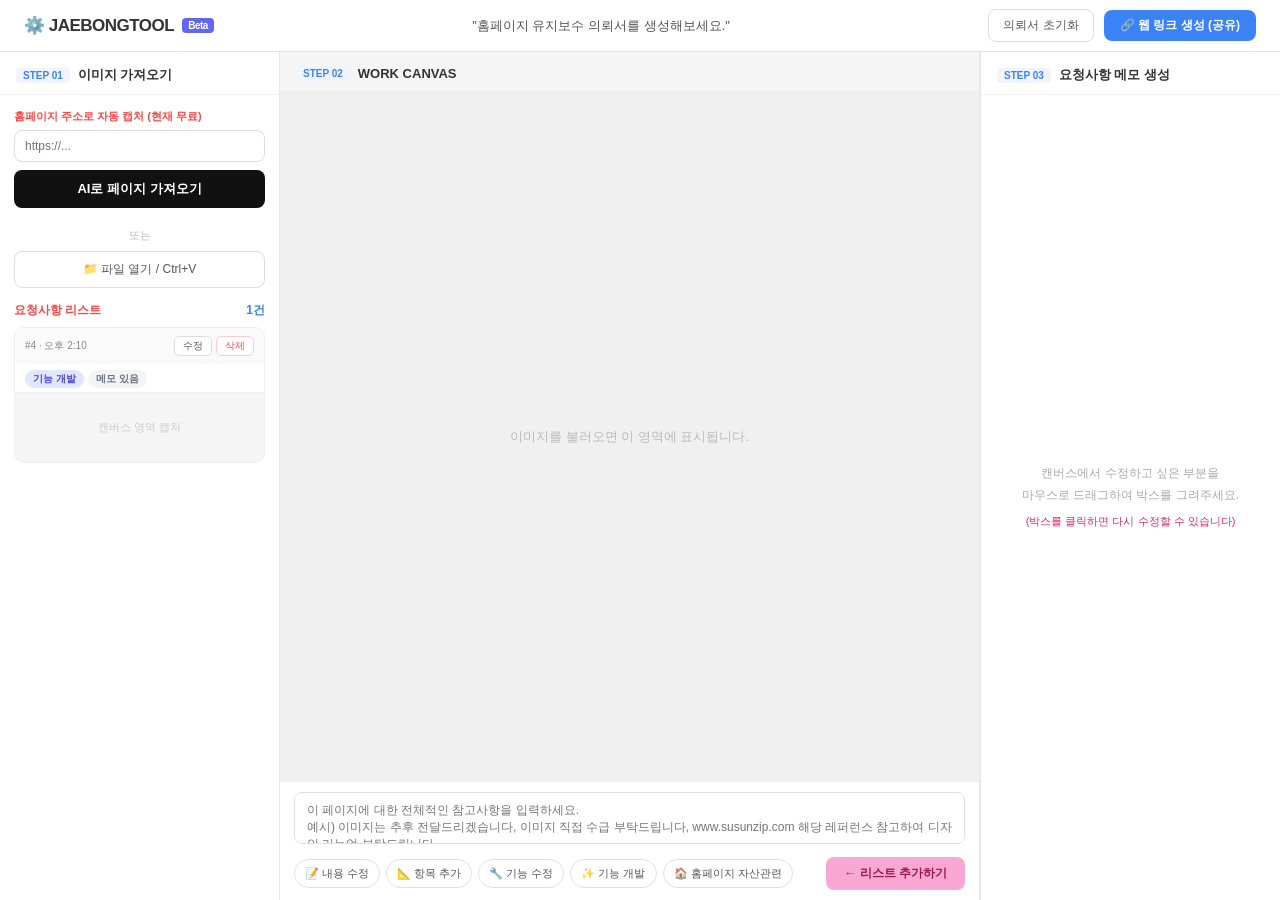
<file: bak/jaebong-asset-prototype.html>
<!DOCTYPE html>
<html lang="ko">
<head>
  <meta charset="UTF-8" />
  <meta name="viewport" content="width=device-width, initial-scale=1.0" />
  <title>JAEBONGTOOL – 홈페이지 자산관련 기능 프로토타입</title>
  <style>
    * { box-sizing: border-box; margin: 0; padding: 0; }
    body { font-family: 'Apple SD Gothic Neo', 'Noto Sans KR', sans-serif; background: #f5f5f5; font-size: 13px; color: #333; }

    /* ── Header ── */
    header {
      display: flex; align-items: center; justify-content: space-between;
      padding: 0 24px; height: 52px;
      background: #fff; border-bottom: 1px solid #e5e5e5;
      position: sticky; top: 0; z-index: 100;
    }
    .logo { display: flex; align-items: center; gap: 8px; font-weight: 800; font-size: 17px; letter-spacing: -0.5px; }
    .logo-badge { font-size: 10px; background: #6366f1; color: #fff; padding: 2px 6px; border-radius: 4px; font-weight: 600; }
    .header-center { font-size: 13px; color: #555; font-weight: 500; }
    .header-actions { display: flex; gap: 10px; align-items: center; }
    .btn-reset { padding: 7px 14px; border: 1px solid #ddd; border-radius: 8px; background: #fff; cursor: pointer; font-size: 12px; color: #555; }
    .btn-share { padding: 7px 16px; border-radius: 8px; background: #3b82f6; color: #fff; border: none; cursor: pointer; font-size: 12px; font-weight: 600; }

    /* ── Main Grid ── */
    .main { display: grid; grid-template-columns: 280px 1fr 300px; gap: 0; height: calc(100vh - 52px); overflow: hidden; }

    /* ── Panel Base ── */
    .panel { background: #fff; border-right: 1px solid #e8e8e8; display: flex; flex-direction: column; overflow: hidden; }
    .panel-last { border-right: none; border-left: 1px solid #e8e8e8; }
    .step-label { display: flex; align-items: center; gap: 8px; padding: 14px 16px 10px; border-bottom: 1px solid #f0f0f0; }
    .step-badge { background: #f0f4ff; color: #3b82f6; font-size: 10px; font-weight: 700; padding: 2px 7px; border-radius: 4px; }
    .step-title { font-weight: 700; font-size: 13px; }

    /* ── STEP 01 ── */
    .step1-body { padding: 14px 14px 0; flex: 1; overflow-y: auto; }
    .section-label { font-size: 11px; color: #f44; font-weight: 700; margin-bottom: 6px; }
    .url-input { width: 100%; padding: 8px 10px; border: 1px solid #ddd; border-radius: 8px; font-size: 12px; color: #999; margin-bottom: 8px; outline: none; }
    .url-input:focus { border-color: #3b82f6; }
    .btn-ai { width: 100%; padding: 10px; background: #111; color: #fff; border: none; border-radius: 8px; font-size: 13px; font-weight: 600; cursor: pointer; margin-bottom: 12px; }
    .btn-ai:hover { background: #333; }
    .divider { text-align: center; color: #bbb; font-size: 11px; margin: 8px 0; }
    .btn-file { width: 100%; padding: 9px; border: 1px solid #ddd; border-radius: 8px; background: #fff; font-size: 12px; cursor: pointer; color: #555; }
    .btn-file:hover { background: #f8f8f8; }
    .list-header { display: flex; justify-content: space-between; align-items: center; margin: 14px 0 8px; }
    .list-title { font-size: 12px; font-weight: 700; color: #f44; }
    .list-count { font-size: 12px; font-weight: 700; color: #3b82f6; }
    .request-list { display: flex; flex-direction: column; gap: 8px; padding-bottom: 14px; }
    .req-card { border: 1px solid #eee; border-radius: 10px; overflow: hidden; cursor: pointer; transition: box-shadow .15s; }
    .req-card:hover { box-shadow: 0 2px 8px rgba(0,0,0,.08); }
    .req-card-header { display: flex; justify-content: space-between; align-items: center; padding: 8px 10px; background: #fafafa; }
    .req-meta { font-size: 10px; color: #888; }
    .req-actions { display: flex; gap: 4px; }
    .btn-sm { padding: 2px 8px; border-radius: 5px; font-size: 10px; border: 1px solid #ddd; background: #fff; cursor: pointer; color: #555; }
    .btn-sm.del { color: #f44; border-color: #fcc; }
    .req-tags { display: flex; gap: 4px; flex-wrap: wrap; padding: 6px 10px 4px; }
    .tag { padding: 2px 8px; border-radius: 12px; font-size: 10px; font-weight: 600; }
    .tag-dev { background: #e0e7ff; color: #4f46e5; }
    .tag-fix { background: #fef3c7; color: #d97706; }
    .tag-content { background: #dcfce7; color: #16a34a; }
    .tag-asset { background: #fce7f3; color: #db2777; }
    .tag-memo { background: #f3f4f6; color: #6b7280; }
    .tag-img { background: #ffe4e6; color: #e11d48; }
    .req-thumb { width: 100%; height: 70px; object-fit: cover; object-position: top; border-top: 1px solid #f0f0f0; }
    .req-thumb-placeholder { width: 100%; height: 70px; background: #f5f5f5; display: flex; align-items: center; justify-content: center; color: #ccc; font-size: 11px; border-top: 1px solid #f0f0f0; }
    .req-asset-preview { padding: 6px 10px 8px; font-size: 10px; color: #666; line-height: 1.5; }
    .req-asset-item { display: flex; align-items: center; gap: 4px; margin-bottom: 2px; }
    .req-asset-dot { width: 5px; height: 5px; border-radius: 50%; background: #db2777; flex-shrink: 0; }

    /* ── STEP 02 ── */
    .step2 { border-right: 1px solid #e8e8e8; display: flex; flex-direction: column; }
    .canvas-area { flex: 1; position: relative; background: #f0f0f0; overflow: hidden; }
    .canvas-empty { display: flex; align-items: center; justify-content: center; height: 100%; color: #bbb; font-size: 13px; }
    .canvas-img { width: 100%; height: 100%; object-fit: contain; }
    /* selection overlay */
    .sel-box { position: absolute; border: 2px solid #3b82f6; background: rgba(59,130,246,.12); border-radius: 3px; pointer-events: none; display: none; }
    .sel-box.asset { border-color: #db2777; background: rgba(219,39,119,.1); }

    /* ── Canvas bottom bar ── */
    .canvas-bottom { padding: 10px 14px; background: #fff; border-top: 1px solid #eee; }
    .memo-input { width: 100%; padding: 9px 12px; border: 1px solid #e0e0e0; border-radius: 8px; font-size: 12px; color: #999; margin-bottom: 10px; resize: none; height: 52px; outline: none; font-family: inherit; }
    .memo-input:focus { border-color: #3b82f6; color: #333; }
    .category-bar { display: flex; align-items: center; justify-content: space-between; }
    .category-btns { display: flex; gap: 6px; flex-wrap: wrap; }
    .cat-btn {
      padding: 6px 10px; border-radius: 20px; border: 1px solid #e0e0e0;
      background: #fff; font-size: 11px; cursor: pointer; color: #555;
      display: flex; align-items: center; gap: 4px;
      transition: all .15s;
    }
    .cat-btn:hover { background: #f8f8f8; border-color: #ccc; }
    .cat-btn.active { background: #fce7f3; border-color: #db2777; color: #db2777; font-weight: 700; }
    .cat-btn.cat-content.active { background: #dcfce7; border-color: #16a34a; color: #16a34a; }
    .cat-btn.cat-add.active { background: #e0e7ff; border-color: #4f46e5; color: #4f46e5; }
    .cat-btn.cat-fix.active { background: #fef3c7; border-color: #d97706; color: #d97706; }
    .cat-btn.cat-dev.active { background: #ede9fe; border-color: #7c3aed; color: #7c3aed; }
    .btn-add-list {
      padding: 8px 18px; background: #f9a8d4; color: #9d174d;
      border: none; border-radius: 8px; font-size: 12px; font-weight: 700;
      cursor: pointer; white-space: nowrap; transition: background .15s;
    }
    .btn-add-list:hover { background: #f472b6; color: #fff; }
    .btn-add-list.ready { background: #db2777; color: #fff; }

    /* ── STEP 03 ── */
    .step3-body { flex: 1; display: flex; flex-direction: column; align-items: center; justify-content: center; padding: 20px; text-align: center; color: #aaa; font-size: 12px; line-height: 1.8; }
    .step3-hint { color: #db2777; font-size: 11px; margin-top: 6px; }

    /* ══════════════════════════════════
       홈페이지 자산관련 모달
    ══════════════════════════════════ */
    .modal-overlay {
      position: fixed; inset: 0; background: rgba(0,0,0,.35);
      z-index: 200; display: none; align-items: center; justify-content: center;
    }
    .modal-overlay.open { display: flex; }
    .modal {
      background: #fff; border-radius: 16px; width: 640px; max-height: 86vh;
      display: flex; flex-direction: column; overflow: hidden;
      box-shadow: 0 20px 60px rgba(0,0,0,.18);
      animation: modalIn .2s ease;
    }
    @keyframes modalIn { from { transform: scale(.95); opacity: 0; } to { transform: scale(1); opacity: 1; } }
    .modal-header {
      padding: 18px 22px 14px;
      border-bottom: 1px solid #f0f0f0;
      display: flex; align-items: flex-start; justify-content: space-between;
    }
    .modal-title-wrap { display: flex; align-items: center; gap: 10px; }
    .modal-icon { font-size: 22px; }
    .modal-title { font-size: 16px; font-weight: 800; color: #111; }
    .modal-sub { font-size: 11px; color: #888; margin-top: 2px; }
    .modal-close { background: none; border: none; font-size: 20px; color: #aaa; cursor: pointer; padding: 2px; line-height: 1; }
    .modal-close:hover { color: #555; }
    .modal-body { flex: 1; overflow-y: auto; padding: 18px 22px; }

    /* 카테고리 섹션 */
    .asset-section { margin-bottom: 20px; }
    .asset-section-title {
      font-size: 11px; font-weight: 700; color: #888; text-transform: uppercase;
      letter-spacing: 0.5px; margin-bottom: 10px; padding-bottom: 6px;
      border-bottom: 1px solid #f5f5f5;
    }
    .asset-grid { display: grid; grid-template-columns: repeat(3, 1fr); gap: 8px; }
    .asset-item {
      border: 1.5px solid #f0f0f0; border-radius: 10px; padding: 12px 10px;
      cursor: pointer; transition: all .15s; text-align: center;
      display: flex; flex-direction: column; align-items: center; gap: 6px;
      background: #fff;
    }
    .asset-item:hover { border-color: #db2777; background: #fff5f9; }
    .asset-item.selected { border-color: #db2777; background: #fce7f3; }
    .asset-item.selected .asset-item-name { color: #db2777; font-weight: 700; }
    .asset-emoji { font-size: 20px; }
    .asset-item-name { font-size: 12px; font-weight: 600; color: #333; }
    .asset-item-desc { font-size: 10px; color: #999; line-height: 1.4; }
    .asset-item .check { display: none; position: absolute; top: 6px; right: 8px; font-size: 12px; color: #db2777; }
    .asset-item { position: relative; }
    .asset-item.selected .check { display: block; }

    /* 선택된 항목 상세 입력 */
    .detail-area { margin-top: 18px; padding: 16px; background: #fff5f9; border-radius: 10px; border: 1px solid #fce7f3; }
    .detail-title { font-size: 12px; font-weight: 700; color: #db2777; margin-bottom: 12px; display: flex; align-items: center; gap: 6px; }
    .detail-form { display: flex; flex-direction: column; gap: 10px; }
    .detail-row { display: flex; flex-direction: column; gap: 4px; }
    .detail-label { font-size: 11px; color: #666; font-weight: 600; }
    .detail-input {
      padding: 8px 10px; border: 1px solid #f0b8d0; border-radius: 8px;
      font-size: 12px; font-family: inherit; outline: none;
      background: #fff; width: 100%;
    }
    .detail-input:focus { border-color: #db2777; }
    .detail-textarea { height: 70px; resize: none; }
    .urgency-btns { display: flex; gap: 6px; }
    .urgency-btn { padding: 5px 12px; border-radius: 6px; border: 1px solid #ddd; background: #fff; font-size: 11px; cursor: pointer; color: #666; }
    .urgency-btn.u-high.sel { background: #fee2e2; border-color: #ef4444; color: #ef4444; font-weight: 700; }
    .urgency-btn.u-mid.sel { background: #fef3c7; border-color: #f59e0b; color: #f59e0b; font-weight: 700; }
    .urgency-btn.u-low.sel { background: #dcfce7; border-color: #22c55e; color: #22c55e; font-weight: 700; }

    /* 선택 요약 */
    .selected-summary {
      margin-top: 16px; padding: 12px 14px; background: #f8faff;
      border: 1px solid #e0e7ff; border-radius: 10px;
      font-size: 11px; color: #555; line-height: 1.8;
    }
    .selected-summary-title { font-weight: 700; color: #3b82f6; margin-bottom: 6px; font-size: 12px; }
    .summary-chip {
      display: inline-flex; align-items: center; gap: 3px;
      background: #fce7f3; color: #db2777; border-radius: 12px;
      padding: 2px 8px; font-size: 10px; font-weight: 600; margin: 2px;
    }

    .modal-footer {
      padding: 14px 22px; border-top: 1px solid #f0f0f0;
      display: flex; justify-content: space-between; align-items: center;
    }
    .footer-hint { font-size: 11px; color: #bbb; }
    .footer-actions { display: flex; gap: 8px; }
    .btn-cancel { padding: 9px 18px; border: 1px solid #ddd; border-radius: 8px; background: #fff; font-size: 12px; cursor: pointer; color: #555; }
    .btn-confirm {
      padding: 9px 22px; background: #db2777; color: #fff;
      border: none; border-radius: 8px; font-size: 12px; font-weight: 700;
      cursor: pointer; transition: background .15s;
    }
    .btn-confirm:hover { background: #be185d; }
    .btn-confirm:disabled { background: #f9a8d4; cursor: not-allowed; }

    /* 토스트 */
    .toast {
      position: fixed; bottom: 30px; left: 50%; transform: translateX(-50%) translateY(20px);
      background: #111; color: #fff; padding: 10px 20px; border-radius: 30px;
      font-size: 12px; opacity: 0; transition: all .3s; z-index: 999; white-space: nowrap;
    }
    .toast.show { opacity: 1; transform: translateX(-50%) translateY(0); }

    /* 스크롤바 */
    ::-webkit-scrollbar { width: 5px; }
    ::-webkit-scrollbar-track { background: transparent; }
    ::-webkit-scrollbar-thumb { background: #e0e0e0; border-radius: 10px; }
  </style>
</head>
<body>

<!-- ══ Header ══ -->
<header>
  <div class="logo">
    <span>⚙️ JAEBONGTOOL</span>
    <span class="logo-badge">Beta</span>
  </div>
  <div class="header-center">"홈페이지 유지보수 의뢰서를 생성해보세요."</div>
  <div class="header-actions">
    <button class="btn-reset">의뢰서 초기화</button>
    <button class="btn-share">🔗 웹 링크 생성 (공유)</button>
  </div>
</header>

<!-- ══ Main ══ -->
<div class="main">

  <!-- STEP 01 -->
  <div class="panel">
    <div class="step-label">
      <span class="step-badge">STEP 01</span>
      <span class="step-title">이미지 가져오기</span>
    </div>
    <div class="step1-body">
      <div class="section-label">홈페이지 주소로 자동 캡처 (현재 무료)</div>
      <input class="url-input" type="text" placeholder="https://..." id="urlInput" />
      <button class="btn-ai" onclick="loadSampleImage()">AI로 페이지 가져오기</button>
      <div class="divider">또는</div>
      <button class="btn-file" onclick="document.getElementById('fileInput').click()">📁 파일 열기 / Ctrl+V</button>
      <input type="file" id="fileInput" accept="image/*" style="display:none" onchange="handleFile(event)" />

      <div class="list-header">
        <span class="list-title">요청사항 리스트</span>
        <span class="list-count" id="listCount">0건</span>
      </div>
      <div class="request-list" id="requestList"></div>
    </div>
  </div>

  <!-- STEP 02 -->
  <div class="step2">
    <div class="step-label">
      <span class="step-badge">STEP 02</span>
      <span class="step-title">WORK CANVAS</span>
    </div>
    <div class="canvas-area" id="canvasArea" onmousedown="startDrag(event)" onmousemove="moveDrag(event)" onmouseup="endDrag(event)">
      <div class="canvas-empty" id="canvasEmpty">이미지를 불러오면 이 영역에 표시됩니다.</div>
      <img id="canvasImg" class="canvas-img" style="display:none" alt="캔버스 이미지" />
      <div class="sel-box" id="selBox"></div>
    </div>
    <div class="canvas-bottom">
      <textarea class="memo-input" id="memoInput" placeholder="이 페이지에 대한 전체적인 참고사항을 입력하세요.&#10;예시) 이미지는 추후 전달드리겠습니다, 이미지 직접 수급 부탁드립니다, www.susunzip.com 해당 레퍼런스 참고하여 디자인 리뉴얼 부탁드립니다."></textarea>
      <div class="category-bar">
        <div class="category-btns">
          <button class="cat-btn cat-content" onclick="selectCat(this,'content')">📝 내용 수정</button>
          <button class="cat-btn cat-add"     onclick="selectCat(this,'add')">📐 항목 추가</button>
          <button class="cat-btn cat-fix"     onclick="selectCat(this,'fix')">🔧 기능 수정</button>
          <button class="cat-btn cat-dev"     onclick="selectCat(this,'dev')">✨ 기능 개발</button>
          <!-- ★ 새 버튼 ★ -->
          <button class="cat-btn cat-asset"   onclick="openAssetModal()" id="catAsset">🏠 홈페이지 자산관련</button>
        </div>
        <button class="btn-add-list" id="btnAddList" onclick="addToList()">← 리스트 추가하기</button>
      </div>
    </div>
  </div>

  <!-- STEP 03 -->
  <div class="panel panel-last">
    <div class="step-label">
      <span class="step-badge">STEP 03</span>
      <span class="step-title">요청사항 메모 생성</span>
    </div>
    <div class="step3-body" id="step3Body">
      캔버스에서 수정하고 싶은 부분을<br />마우스로 드래그하여 박스를 그려주세요.
      <div class="step3-hint">(박스를 클릭하면 다시 수정할 수 있습니다)</div>
    </div>
  </div>
</div>

<!-- ══════════════════════════════════
     홈페이지 자산관련 모달
══════════════════════════════════ -->
<div class="modal-overlay" id="assetModal">
  <div class="modal">
    <div class="modal-header">
      <div class="modal-title-wrap">
        <span class="modal-icon">🏠</span>
        <div>
          <div class="modal-title">홈페이지 자산관련 요청</div>
          <div class="modal-sub">도메인, 호스팅, 서버, 계정 분실 등 자산 관련 문제를 선택해주세요</div>
        </div>
      </div>
      <button class="modal-close" onclick="closeAssetModal()">✕</button>
    </div>

    <div class="modal-body">

      <!-- 섹션 1: 인프라 -->
      <div class="asset-section">
        <div class="asset-section-title">🌐 인프라 / 서비스</div>
        <div class="asset-grid">
          <div class="asset-item" onclick="toggleAsset(this,'domain')">
            <span class="check">✓</span>
            <span class="asset-emoji">🌐</span>
            <div class="asset-item-name">도메인</div>
            <div class="asset-item-desc">도메인 만료·이전·구매 관련</div>
          </div>
          <div class="asset-item" onclick="toggleAsset(this,'hosting')">
            <span class="check">✓</span>
            <span class="asset-emoji">☁️</span>
            <div class="asset-item-name">호스팅</div>
            <div class="asset-item-desc">호스팅 계정·플랜·이전 관련</div>
          </div>
          <div class="asset-item" onclick="toggleAsset(this,'server')">
            <span class="check">✓</span>
            <span class="asset-emoji">🖥️</span>
            <div class="asset-item-name">서버</div>
            <div class="asset-item-desc">서버 설정·이슈·용량 관련</div>
          </div>
          <div class="asset-item" onclick="toggleAsset(this,'ssl')">
            <span class="check">✓</span>
            <span class="asset-emoji">🔒</span>
            <div class="asset-item-name">SSL 인증서</div>
            <div class="asset-item-desc">HTTPS 인증서 만료·갱신</div>
          </div>
          <div class="asset-item" onclick="toggleAsset(this,'email')">
            <span class="check">✓</span>
            <span class="asset-emoji">📧</span>
            <div class="asset-item-name">이메일 서비스</div>
            <div class="asset-item-desc">메일 계정·발송 오류 관련</div>
          </div>
          <div class="asset-item" onclick="toggleAsset(this,'cdn')">
            <span class="check">✓</span>
            <span class="asset-emoji">⚡</span>
            <div class="asset-item-name">CDN / 속도</div>
            <div class="asset-item-desc">페이지 속도·CDN 설정</div>
          </div>
        </div>
      </div>

      <!-- 섹션 2: 이전·마이그레이션 -->
      <div class="asset-section">
        <div class="asset-section-title">🚚 이전 / 마이그레이션</div>
        <div class="asset-grid">
          <div class="asset-item" onclick="toggleAsset(this,'migration')">
            <span class="check">✓</span>
            <span class="asset-emoji">🚀</span>
            <div class="asset-item-name">홈페이지 이전</div>
            <div class="asset-item-desc">서버·호스팅 이전 작업</div>
          </div>
          <div class="asset-item" onclick="toggleAsset(this,'dbmigration')">
            <span class="check">✓</span>
            <span class="asset-emoji">🗄️</span>
            <div class="asset-item-name">DB 마이그레이션</div>
            <div class="asset-item-desc">데이터베이스 이전·백업</div>
          </div>
          <div class="asset-item" onclick="toggleAsset(this,'backup')">
            <span class="check">✓</span>
            <span class="asset-emoji">💾</span>
            <div class="asset-item-name">백업 / 복구</div>
            <div class="asset-item-desc">사이트 백업 및 복원 요청</div>
          </div>
        </div>
      </div>

      <!-- 섹션 3: 계정 분실 -->
      <div class="asset-section">
        <div class="asset-section-title">🔑 계정 / 접속정보 분실</div>
        <div class="asset-grid">
          <div class="asset-item" onclick="toggleAsset(this,'site-access')">
            <span class="check">✓</span>
            <span class="asset-emoji">🌍</span>
            <div class="asset-item-name">홈페이지 접속정보 분실</div>
            <div class="asset-item-desc">FTP·SSH·호스팅 계정 분실</div>
          </div>
          <div class="asset-item" onclick="toggleAsset(this,'admin-access')">
            <span class="check">✓</span>
            <span class="asset-emoji">🛡️</span>
            <div class="asset-item-name">관리자페이지 접속정보 분실</div>
            <div class="asset-item-desc">CMS·어드민 URL·비밀번호 분실</div>
          </div>
          <div class="asset-item" onclick="toggleAsset(this,'admin-account')">
            <span class="check">✓</span>
            <span class="asset-emoji">👤</span>
            <div class="asset-item-name">관리자 계정정보 분실</div>
            <div class="asset-item-desc">아이디·이메일·비밀번호 분실</div>
          </div>
          <div class="asset-item" onclick="toggleAsset(this,'domain-account')">
            <span class="check">✓</span>
            <span class="asset-emoji">🔑</span>
            <div class="asset-item-name">도메인 등록기관 계정 분실</div>
            <div class="asset-item-desc">도메인 관리 계정 접속 불가</div>
          </div>
          <div class="asset-item" onclick="toggleAsset(this,'hosting-account')">
            <span class="check">✓</span>
            <span class="asset-emoji">☁️</span>
            <div class="asset-item-name">호스팅 계정 분실</div>
            <div class="asset-item-desc">호스팅사 로그인 불가</div>
          </div>
          <div class="asset-item" onclick="toggleAsset(this,'api-key')">
            <span class="check">✓</span>
            <span class="asset-emoji">🗝️</span>
            <div class="asset-item-name">API 키 / 토큰 분실</div>
            <div class="asset-item-desc">외부 서비스 연동 키 분실</div>
          </div>
        </div>
      </div>

      <!-- 선택된 항목 상세 입력 -->
      <div class="detail-area" id="detailArea" style="display:none">
        <div class="detail-title">📋 상세 내용 입력 <span id="selectedCount" style="font-size:11px;font-weight:400;color:#be185d;"></span></div>
        <div class="detail-form">
          <div class="detail-row">
            <div class="detail-label">구체적인 상황을 설명해주세요 *</div>
            <textarea class="detail-input detail-textarea" id="assetDesc" placeholder="예) 도메인 만료일이 3일 남았는데 등록기관 계정 비밀번호를 분실했습니다. 등록 이메일도 변경된 상태입니다."></textarea>
          </div>
          <div class="detail-row">
            <div class="detail-label">긴급도</div>
            <div class="urgency-btns">
              <button class="urgency-btn u-high" onclick="selectUrgency(this,'high')">🔴 긴급 (당일)</button>
              <button class="urgency-btn u-mid"  onclick="selectUrgency(this,'mid')">🟡 보통 (3일 이내)</button>
              <button class="urgency-btn u-low"  onclick="selectUrgency(this,'low')">🟢 여유 (1주일 이내)</button>
            </div>
          </div>
          <div class="detail-row">
            <div class="detail-label">관련 업체명 또는 서비스명 (선택)</div>
            <input class="detail-input" id="assetVendor" type="text" placeholder="예) 카페24, 가비아, AWS, Cloudflare, 워드프레스 등" />
          </div>
        </div>
      </div>

      <!-- 선택 요약 -->
      <div class="selected-summary" id="selectedSummary" style="display:none">
        <div class="selected-summary-title">✅ 선택된 항목</div>
        <div id="summaryChips"></div>
      </div>

    </div><!-- /modal-body -->

    <div class="modal-footer">
      <div class="footer-hint">복수 선택 가능 · 세부 내용은 선택 후 입력</div>
      <div class="footer-actions">
        <button class="btn-cancel" onclick="closeAssetModal()">취소</button>
        <button class="btn-confirm" id="btnConfirm" onclick="confirmAsset()" disabled>요청 리스트에 추가</button>
      </div>
    </div>
  </div>
</div>

<!-- 토스트 -->
<div class="toast" id="toast"></div>

<script>
  /* ── 상태 ── */
  let currentCat = null;
  let requestItems = [];
  let selectedAssets = new Set();
  let urgency = null;
  let isDragging = false;
  let dragStart = {};
  let hasImage = false;

  const ASSET_LABELS = {
    domain: '도메인', hosting: '호스팅', server: '서버',
    ssl: 'SSL 인증서', email: '이메일 서비스', cdn: 'CDN/속도',
    migration: '홈페이지 이전', dbmigration: 'DB 마이그레이션', backup: '백업/복구',
    'site-access': '홈페이지 접속정보 분실', 'admin-access': '관리자페이지 접속정보 분실',
    'admin-account': '관리자 계정정보 분실', 'domain-account': '도메인 등록기관 계정 분실',
    'hosting-account': '호스팅 계정 분실', 'api-key': 'API키/토큰 분실'
  };

  /* ── 샘플 이미지 로드 ── */
  function loadSampleImage() {
    const url = document.getElementById('urlInput').value;
    if (!url) { showToast('URL을 입력해주세요'); return; }
    document.getElementById('canvasEmpty').textContent = '⏳ AI가 페이지를 캡처중입니다...';
    setTimeout(() => {
      document.getElementById('canvasEmpty').style.display = 'none';
      // 실제 구현에서는 스크린샷 API 결과 이미지를 표시
      document.getElementById('canvasImg').style.display = 'block';
      document.getElementById('canvasImg').src = 'https://via.placeholder.com/900x500/f0f4ff/3b82f6?text=캡처된+홈페이지+이미지';
      hasImage = true;
      showToast('✅ 페이지 캡처 완료!');
    }, 1200);
  }

  function handleFile(e) {
    const file = e.target.files[0];
    if (!file) return;
    const reader = new FileReader();
    reader.onload = ev => {
      document.getElementById('canvasEmpty').style.display = 'none';
      const img = document.getElementById('canvasImg');
      img.src = ev.target.result;
      img.style.display = 'block';
      hasImage = true;
      showToast('✅ 이미지 업로드 완료!');
    };
    reader.readAsDataURL(file);
  }

  /* ── 카테고리 선택 ── */
  function selectCat(btn, cat) {
    document.querySelectorAll('.cat-btn').forEach(b => b.classList.remove('active'));
    if (currentCat === cat) { currentCat = null; return; }
    btn.classList.add('active');
    currentCat = cat;
    checkAddReady();
  }

  function checkAddReady() {
    const btn = document.getElementById('btnAddList');
    if (currentCat || selectedAssets.size > 0) {
      btn.classList.add('ready');
    } else {
      btn.classList.remove('ready');
    }
  }

  /* ── 드래그 (박스 그리기) ── */
  function startDrag(e) {
    if (!hasImage) return;
    isDragging = true;
    const rect = e.currentTarget.getBoundingClientRect();
    dragStart = { x: e.clientX - rect.left, y: e.clientY - rect.top };
    const box = document.getElementById('selBox');
    box.style.left = dragStart.x + 'px';
    box.style.top  = dragStart.y + 'px';
    box.style.width = '0'; box.style.height = '0';
    box.style.display = 'block';
    box.className = 'sel-box' + (currentCat === 'asset' ? ' asset' : '');
  }

  function moveDrag(e) {
    if (!isDragging) return;
    const rect = e.currentTarget.getBoundingClientRect();
    const x = e.clientX - rect.left, y = e.clientY - rect.top;
    const box = document.getElementById('selBox');
    box.style.left   = Math.min(x, dragStart.x) + 'px';
    box.style.top    = Math.min(y, dragStart.y) + 'px';
    box.style.width  = Math.abs(x - dragStart.x) + 'px';
    box.style.height = Math.abs(y - dragStart.y) + 'px';
  }

  function endDrag(e) {
    if (!isDragging) return;
    isDragging = false;
    const box = document.getElementById('selBox');
    if (parseInt(box.style.width) < 10 || parseInt(box.style.height) < 10) {
      box.style.display = 'none';
    }
  }

  /* ── 리스트 추가 ── */
  function addToList() {
    if (!currentCat) { showToast('카테고리를 먼저 선택해주세요'); return; }
    const memo = document.getElementById('memoInput').value;
    const now = new Date();
    const timeStr = `오후 ${now.getHours()}:${String(now.getMinutes()).padStart(2,'0')}`;
    const id = ++idCounter;

    const catMap = { content:'내용 수정', add:'항목 추가', fix:'기능 수정', dev:'기능 개발' };
    const tagClassMap = { content:'tag-content', add:'tag-add', fix:'tag-fix', dev:'tag-dev' };

    const item = {
      id, type: currentCat, label: catMap[currentCat],
      memo: memo || '', time: timeStr, isAsset: false
    };
    requestItems.push(item);
    renderList();
    currentCat = null;
    document.querySelectorAll('.cat-btn').forEach(b => b.classList.remove('active'));
    document.getElementById('memoInput').value = '';
    document.getElementById('selBox').style.display = 'none';
    showToast(`✅ #${id} 요청사항이 추가되었습니다`);
    checkAddReady();
  }

  let idCounter = 0;

  /* ── 리스트 렌더 ── */
  function renderList() {
    const list = document.getElementById('requestList');
    list.innerHTML = '';
    document.getElementById('listCount').textContent = requestItems.length + '건';

    requestItems.forEach(item => {
      const card = document.createElement('div');
      card.className = 'req-card';

      const tagClassMap = { content:'tag-content', add:'', fix:'tag-fix', dev:'tag-dev', asset:'tag-asset' };

      if (item.isAsset) {
        card.innerHTML = `
          <div class="req-card-header">
            <span class="req-meta">#${item.id} · ${item.time}</span>
            <div class="req-actions">
              <button class="btn-sm" onclick="removeItem(${item.id})">삭제</button>
            </div>
          </div>
          <div class="req-tags">
            <span class="tag tag-asset">🏠 자산관련</span>
            ${item.urgency ? `<span class="tag tag-memo">${item.urgencyLabel}</span>` : ''}
            <span class="tag tag-memo">항목 ${item.assets.length}개</span>
          </div>
          <div class="req-asset-preview">
            ${item.assets.map(a => `<div class="req-asset-item"><div class="req-asset-dot"></div>${ASSET_LABELS[a]||a}</div>`).join('')}
            ${item.desc ? `<div style="color:#888;margin-top:4px;font-size:9px;">${item.desc.substring(0,60)}${item.desc.length>60?'…':''}</div>` : ''}
          </div>
        `;
      } else {
        const tagClass = tagClassMap[item.type] || '';
        card.innerHTML = `
          <div class="req-card-header">
            <span class="req-meta">#${item.id} · ${item.time}</span>
            <div class="req-actions">
              <button class="btn-sm">수정</button>
              <button class="btn-sm del" onclick="removeItem(${item.id})">삭제</button>
            </div>
          </div>
          <div class="req-tags">
            <span class="tag ${tagClass}">${item.label}</span>
            ${item.memo ? '<span class="tag tag-memo">메모 있음</span>' : ''}
          </div>
          <div class="req-thumb-placeholder">캔버스 영역 캡처</div>
        `;
      }
      list.appendChild(card);
    });
  }

  function removeItem(id) {
    requestItems = requestItems.filter(i => i.id !== id);
    renderList();
    showToast('삭제되었습니다');
  }

  /* ══════════════════════════════════
     자산관련 모달 로직
  ══════════════════════════════════ */
  function openAssetModal() {
    // 초기화
    selectedAssets.clear();
    urgency = null;
    document.getElementById('assetDesc').value = '';
    document.getElementById('assetVendor').value = '';
    document.querySelectorAll('.asset-item').forEach(el => el.classList.remove('selected'));
    document.querySelectorAll('.urgency-btn').forEach(b => b.classList.remove('sel'));
    document.getElementById('detailArea').style.display = 'none';
    document.getElementById('selectedSummary').style.display = 'none';
    document.getElementById('btnConfirm').disabled = true;

    document.getElementById('assetModal').classList.add('open');
  }

  function closeAssetModal() {
    document.getElementById('assetModal').classList.remove('open');
  }

  function toggleAsset(el, key) {
    if (selectedAssets.has(key)) {
      selectedAssets.delete(key);
      el.classList.remove('selected');
    } else {
      selectedAssets.add(key);
      el.classList.add('selected');
    }
    updateAssetModal();
  }

  function updateAssetModal() {
    const hasSelection = selectedAssets.size > 0;
    document.getElementById('detailArea').style.display = hasSelection ? 'block' : 'none';
    document.getElementById('selectedSummary').style.display = hasSelection ? 'block' : 'none';
    document.getElementById('btnConfirm').disabled = !hasSelection;
    document.getElementById('selectedCount').textContent = `(${selectedAssets.size}개 선택됨)`;

    // 요약 칩
    const chips = [...selectedAssets].map(k =>
      `<span class="summary-chip">✓ ${ASSET_LABELS[k]||k}</span>`
    ).join('');
    document.getElementById('summaryChips').innerHTML = chips;
  }

  function selectUrgency(btn, level) {
    document.querySelectorAll('.urgency-btn').forEach(b => b.classList.remove('sel'));
    btn.classList.add('sel');
    urgency = level;
  }

  function confirmAsset() {
    if (selectedAssets.size === 0) return;
    const desc    = document.getElementById('assetDesc').value.trim();
    const vendor  = document.getElementById('assetVendor').value.trim();
    const now     = new Date();
    const timeStr = `오후 ${now.getHours()}:${String(now.getMinutes()).padStart(2,'0')}`;
    const id      = ++idCounter;

    const urgencyMap = { high:'🔴 긴급', mid:'🟡 보통', low:'🟢 여유' };

    requestItems.push({
      id, type: 'asset', isAsset: true,
      assets: [...selectedAssets],
      desc: desc + (vendor ? ` / 업체: ${vendor}` : ''),
      urgency, urgencyLabel: urgency ? urgencyMap[urgency] : null,
      time: timeStr
    });

    renderList();
    closeAssetModal();

    // 사이드 버튼 강조
    document.getElementById('catAsset').classList.add('active');
    setTimeout(() => document.getElementById('catAsset').classList.remove('active'), 1500);

    showToast(`✅ #${id} 홈페이지 자산관련 요청이 추가되었습니다 (${selectedAssets.size}개 항목)`);
  }

  /* ── 토스트 ── */
  function showToast(msg) {
    const t = document.getElementById('toast');
    t.textContent = msg;
    t.classList.add('show');
    setTimeout(() => t.classList.remove('show'), 2200);
  }

  /* ESC 로 모달 닫기 */
  document.addEventListener('keydown', e => {
    if (e.key === 'Escape') closeAssetModal();
  });

  /* 오버레이 클릭 닫기 */
  document.getElementById('assetModal').addEventListener('click', e => {
    if (e.target === e.currentTarget) closeAssetModal();
  });

  /* 초기 샘플 데이터 */
  (function initSample() {
    idCounter = 4;
    requestItems = [
      { id:4, type:'dev', label:'기능 개발', memo:'메모 2개', time:'오후 2:10', isAsset:false }
    ];
    renderList();
  })();
</script>
</body>
</html>
</file>
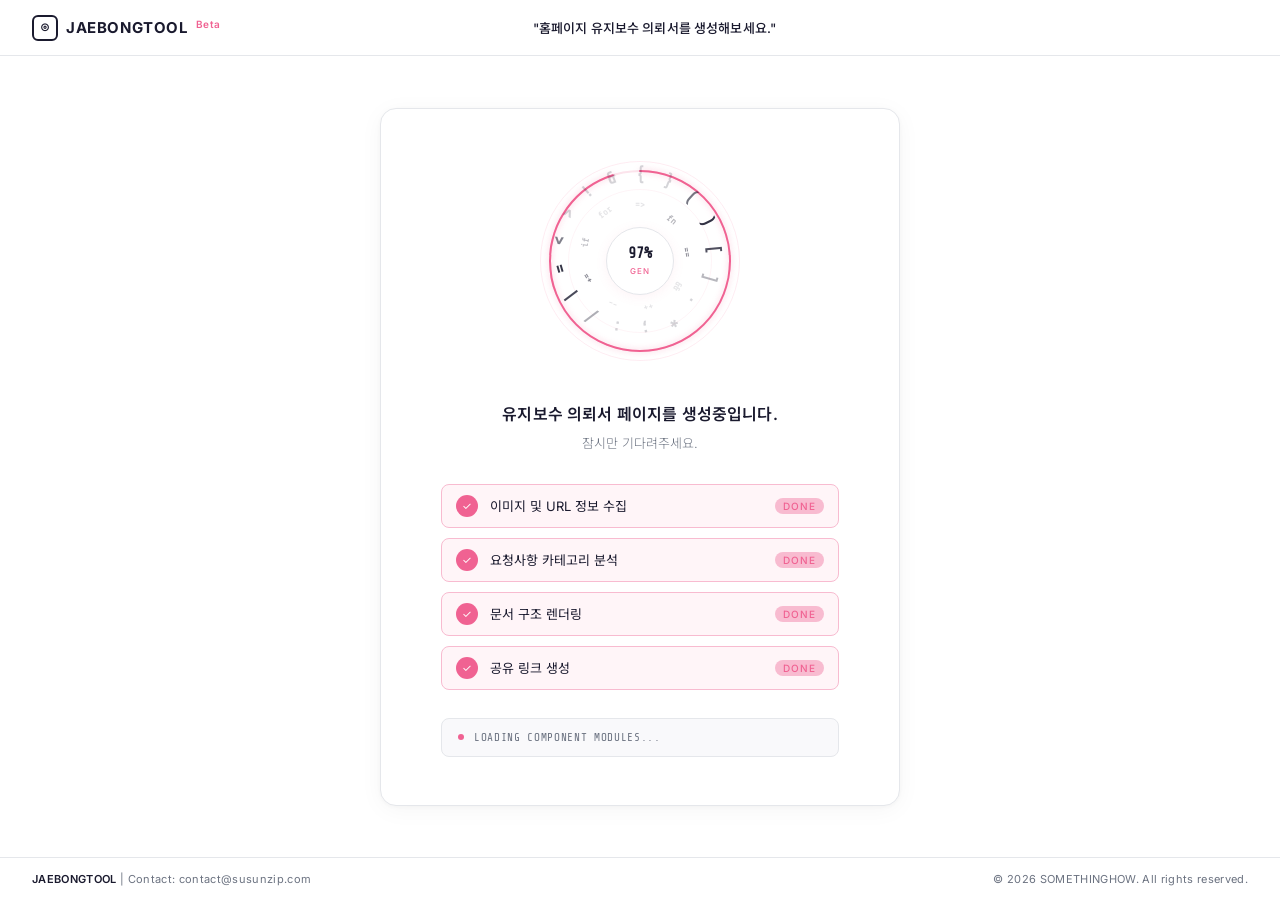
<file: bak/loading_page_v2.html>
<!DOCTYPE html>
<html lang="ko">
<head>
<meta charset="UTF-8">
<meta name="viewport" content="width=device-width,initial-scale=1.0">
<title>의뢰서 생성 중 — JAEBONGTOOL</title>
<style>
@import url('https://fonts.googleapis.com/css2?family=Inter:wght@300;400;500;600&family=Noto+Sans+KR:wght@300;400;500&family=Share+Tech+Mono&display=swap');

*, *::before, *::after { margin: 0; padding: 0; box-sizing: border-box; }

:root {
  --pink:    #f06292;
  --pink-l:  #f8bbd0;
  --pink-xl: #fce4ec;
  --ink:     #1a1a2e;
  --mid:     #6b7280;
  --border:  #e5e7eb;
  --bg:      #ffffff;
  --bg2:     #f9f9fb;
}

html, body {
  width: 100%; height: 100%;
}

body {
  background: var(--bg);
  font-family: 'Inter', 'Noto Sans KR', sans-serif;
  display: flex;
  flex-direction: column;
  min-height: 100vh;
  overflow: hidden;
  color: var(--ink);
}

/* ── 헤더 ── */
header {
  display: flex;
  align-items: center;
  justify-content: space-between;
  padding: 0 32px;
  height: 56px;
  border-bottom: 1px solid var(--border);
  flex-shrink: 0;
}
.logo {
  display: flex;
  align-items: center;
  gap: 8px;
  font-weight: 700;
  font-size: 15px;
  letter-spacing: 0.04em;
  color: var(--ink);
  font-family: 'Inter', sans-serif;
}
.logo-icon {
  width: 26px; height: 26px;
  border: 2px solid var(--ink);
  border-radius: 6px;
  display: flex; align-items: center; justify-content: center;
  font-size: 12px;
  font-weight: 700;
}
.beta {
  font-size: 10px;
  font-weight: 600;
  color: var(--pink);
  letter-spacing: 0.06em;
  margin-bottom: 8px;
}
.header-center {
  font-size: 13px;
  color: var(--mid);
  letter-spacing: 0.01em;
}
.header-center strong { color: var(--ink); font-weight: 500; }

/* ── 메인 ── */
main {
  flex: 1;
  display: flex;
  align-items: center;
  justify-content: center;
  padding: 40px 24px;
}

.card {
  background: var(--bg);
  border: 1px solid var(--border);
  border-radius: 16px;
  padding: 52px 60px 48px;
  display: flex;
  flex-direction: column;
  align-items: center;
  width: 520px;
  box-shadow: 0 4px 24px rgba(0,0,0,0.04), 0 1px 4px rgba(0,0,0,0.03);
}

/* ── 링 영역 ── */
.ring-wrap {
  position: relative;
  width: 200px;
  height: 200px;
  margin-bottom: 40px;
}

/* 배경 트랙 */
.track {
  position: absolute;
  inset: 0;
  border-radius: 50%;
  border: 1px solid rgba(240, 98, 146, 0.12);
}
.track.t2 {
  inset: 28px;
  border-color: rgba(240, 98, 146, 0.07);
}

/* 회전 디스크 */
.disk {
  position: absolute;
  inset: 0;
}
.disk.cw  { animation: spin 9s linear infinite; }
.disk.ccw { animation: spin-rev 13s linear infinite; }

/* 심볼 */
.sym {
  position: absolute;
  top: 50%; left: 50%;
  font-family: 'Share Tech Mono', monospace;
  font-weight: 700;
  line-height: 1;
  transform-origin: 0 0;
  white-space: nowrap;
  color: var(--ink);
  pointer-events: none;
}

/* 중앙 원 */
.center-wrap {
  position: absolute;
  inset: 0;
  display: flex;
  align-items: center;
  justify-content: center;
}
.center-circle {
  width: 68px; height: 68px;
  border-radius: 50%;
  background: var(--bg);
  border: 1.5px solid var(--border);
  display: flex;
  flex-direction: column;
  align-items: center;
  justify-content: center;
  gap: 4px;
  box-shadow: 0 2px 12px rgba(240,98,146,0.08);
}
.center-pct {
  font-size: 15px;
  font-weight: 600;
  color: var(--ink);
  font-family: 'Share Tech Mono', monospace;
  letter-spacing: 0.02em;
}
.center-label {
  font-size: 8px;
  font-weight: 500;
  letter-spacing: 0.12em;
  color: var(--pink);
  text-transform: uppercase;
}

/* 호형 진행 SVG */
.arc-svg {
  position: absolute;
  inset: 0;
  width: 100%;
  height: 100%;
  transform: rotate(-90deg);
}
.arc-bg {
  fill: none;
  stroke: var(--pink-xl);
  stroke-width: 2;
}
.arc-fill {
  fill: none;
  stroke: var(--pink);
  stroke-width: 2;
  stroke-linecap: round;
  stroke-dasharray: 565;
  stroke-dashoffset: 565;
  animation: arc-grow 4.5s cubic-bezier(.4,0,.2,1) forwards;
  filter: drop-shadow(0 0 3px rgba(240,98,146,0.4));
}

/* ── 텍스트 영역 ── */
.main-title {
  font-size: 16px;
  font-weight: 600;
  color: var(--ink);
  letter-spacing: 0.01em;
  margin-bottom: 8px;
  text-align: center;
}
.sub-title {
  font-size: 13px;
  color: var(--mid);
  font-weight: 300;
  margin-bottom: 32px;
  text-align: center;
}

/* ── 스텝 리스트 ── */
.steps {
  width: 100%;
  display: flex;
  flex-direction: column;
  gap: 10px;
  margin-bottom: 28px;
}
.step-row {
  display: flex;
  align-items: center;
  gap: 12px;
  padding: 10px 14px;
  border-radius: 8px;
  font-size: 13px;
  font-weight: 400;
  color: var(--mid);
  transition: background .3s, color .3s;
  border: 1px solid transparent;
}
.step-row.done {
  background: #fff5f8;
  border-color: var(--pink-l);
  color: var(--ink);
}
.step-row.active {
  background: var(--pink-xl);
  border-color: var(--pink-l);
  color: var(--ink);
}
.step-icon {
  width: 22px; height: 22px;
  border-radius: 50%;
  display: flex; align-items: center; justify-content: center;
  font-size: 11px;
  flex-shrink: 0;
}
.step-row.done   .step-icon { background: var(--pink); color: #fff; }
.step-row.active .step-icon { background: var(--pink); color: #fff; animation: pulse-icon 1.4s ease-in-out infinite; }
.step-row.idle   .step-icon { background: var(--border); color: var(--mid); }
.step-text { flex: 1; }
.step-tag {
  font-size: 10px;
  letter-spacing: 0.1em;
  font-weight: 500;
  padding: 2px 8px;
  border-radius: 10px;
}
.step-row.done   .step-tag { background: var(--pink-l); color: var(--pink); }
.step-row.active .step-tag { background: var(--pink); color: #fff; }
.step-row.idle   .step-tag { background: var(--border); color: var(--mid); }

/* ── 하단 타이핑 콘솔 ── */
.console {
  width: 100%;
  background: var(--bg2);
  border: 1px solid var(--border);
  border-radius: 8px;
  padding: 12px 16px;
  display: flex;
  align-items: center;
  gap: 10px;
}
.console-dot {
  width: 6px; height: 6px;
  border-radius: 50%;
  background: var(--pink);
  flex-shrink: 0;
  animation: blink-dot 1.2s step-end infinite;
}
.console-text {
  font-family: 'Share Tech Mono', monospace;
  font-size: 11px;
  letter-spacing: 0.06em;
  color: var(--mid);
  overflow: hidden;
  white-space: nowrap;
  width: 0;
  animation: type-in 2.4s steps(40) forwards;
}

/* ── 푸터 ── */
footer {
  padding: 14px 32px;
  border-top: 1px solid var(--border);
  display: flex;
  align-items: center;
  justify-content: space-between;
  flex-shrink: 0;
}
.footer-l {
  font-size: 11px;
  color: var(--mid);
  letter-spacing: 0.03em;
}
.footer-l strong { color: var(--ink); font-weight: 600; }
.footer-r {
  font-size: 11px;
  color: var(--mid);
  letter-spacing: 0.03em;
}

/* ── 키프레임 ── */
@keyframes spin     { to { transform: rotate(360deg); } }
@keyframes spin-rev { to { transform: rotate(-360deg); } }

@keyframes arc-grow {
  0%   { stroke-dashoffset: 565; }
  40%  { stroke-dashoffset: 254; }
  70%  { stroke-dashoffset: 113; }
  88%  { stroke-dashoffset:  51; }
  100% { stroke-dashoffset:  28; }
}

@keyframes pulse-icon {
  0%, 100% { box-shadow: 0 0 0 0 rgba(240,98,146,0.4); }
  50%       { box-shadow: 0 0 0 5px rgba(240,98,146,0); }
}

@keyframes blink-dot {
  0%, 100% { opacity: 1; }
  50%       { opacity: 0; }
}

@keyframes type-in {
  from { width: 0; }
  to   { width: 100%; }
}

@keyframes fade-slide {
  from { opacity: 0; transform: translateY(8px); }
  to   { opacity: 1; transform: translateY(0); }
}

.card { animation: fade-slide .5s ease forwards; }
</style>
</head>
<body>

<!-- 헤더 -->
<header>
  <div class="logo">
    <div class="logo-icon">⊙</div>
    JAEBONGTOOL
    <span class="beta">Beta</span>
  </div>
  <div class="header-center">
    <strong>"홈페이지 유지보수 의뢰서를 생성해보세요."</strong>
  </div>
  <div style="width:160px;"></div>
</header>

<!-- 메인 -->
<main>
  <div class="card">

    <!-- 링 -->
    <div class="ring-wrap">
      <div class="track"></div>
      <div class="track t2"></div>

      <!-- 호형 진행바 SVG -->
      <svg class="arc-svg" viewBox="0 0 200 200">
        <circle class="arc-bg"   cx="100" cy="100" r="90"/>
        <circle class="arc-fill" cx="100" cy="100" r="90"/>
      </svg>

      <!-- 바깥 회전 심볼 링 -->
      <div class="disk cw"  id="outerDisk"></div>
      <!-- 안쪽 역방향 링 -->
      <div class="disk ccw" id="innerRing"></div>

      <!-- 중앙 -->
      <div class="center-wrap">
        <div class="center-circle">
          <span class="center-pct" id="pct">0%</span>
          <span class="center-label">GEN</span>
        </div>
      </div>
    </div>

    <!-- 텍스트 -->
    <p class="main-title">유지보수 의뢰서 페이지를 생성중입니다.</p>
    <p class="sub-title">잠시만 기다려주세요.</p>

    <!-- 스텝 리스트 -->
    <div class="steps" id="stepList">
      <div class="step-row done"   id="s0">
        <div class="step-icon">✓</div>
        <span class="step-text">이미지 및 URL 정보 수집</span>
        <span class="step-tag">DONE</span>
      </div>
      <div class="step-row active" id="s1">
        <div class="step-icon">⋯</div>
        <span class="step-text">요청사항 카테고리 분석</span>
        <span class="step-tag">IN PROGRESS</span>
      </div>
      <div class="step-row idle"   id="s2">
        <div class="step-icon">·</div>
        <span class="step-text">문서 구조 렌더링</span>
        <span class="step-tag">WAITING</span>
      </div>
      <div class="step-row idle"   id="s3">
        <div class="step-icon">·</div>
        <span class="step-text">공유 링크 생성</span>
        <span class="step-tag">WAITING</span>
      </div>
    </div>

    <!-- 콘솔 -->
    <div class="console">
      <div class="console-dot"></div>
      <span class="console-text" id="consoleText">ANALYZING REQUEST CATEGORIES...</span>
    </div>

  </div>
</main>

<!-- 푸터 -->
<footer>
  <div class="footer-l"><strong>JAEBONGTOOL</strong> | Contact: contact@susunzip.com</div>
  <div class="footer-r">© 2026 SOMETHINGHOW. All rights reserved.</div>
</footer>

<script>
/* ── 심볼 배치 ── */
const outerSyms = ['{','}','(',')',  '[',']', '.', '*', ';', ':', '/', '|', '=', '<', '>', '!', '&'];
const innerSyms = ['=>', 'fn', '==', '&&', '++', '--', '+=', 'if', 'for'];

function placeSymbols(containerId, symbols, radius, fontSize, baseOpacity) {
  const container = document.getElementById(containerId);
  const n = symbols.length;
  symbols.forEach((s, i) => {
    const angle = (i / n) * Math.PI * 2 - Math.PI / 2;
    const x = radius * Math.cos(angle);
    const y = radius * Math.sin(angle);
    const rotDeg = (angle * 180 / Math.PI) + 90;
    // 군집 효과: 위쪽 반원은 더 진하게
    const clusterAlpha = 0.18 + 0.72 * Math.pow(Math.max(0, -Math.sin(angle * 2 - 0.8)), 1.2);
    const el = document.createElement('span');
    el.className = 'sym';
    el.textContent = s;
    el.style.cssText = `
      font-size: ${fontSize}px;
      opacity: ${(baseOpacity * clusterAlpha).toFixed(2)};
      transform: translate(${x}px, ${y}px) translate(-50%, -50%) rotate(${rotDeg}deg);
      color: var(--ink);
    `;
    container.appendChild(el);
  });
}

placeSymbols('outerDisk', outerSyms, 86, 17, 1.0);
placeSymbols('innerRing',  innerSyms, 56,  9, 0.6);

/* ── 퍼센트 카운터 ── */
const pctEl = document.getElementById('pct');
const targets = [0, 55, 78, 91, 97];
const timings = [0, 1200, 2200, 3200, 4500];
targets.forEach((t, i) => {
  const prev = targets[i-1] ?? 0;
  if (i === 0) return;
  const delay = timings[i-1];
  const dur   = timings[i] - timings[i-1];
  const start = Date.now() + delay;
  setTimeout(() => {
    const tick = setInterval(() => {
      const p = Math.min(1, (Date.now() - start) / dur);
      const val = Math.round(prev + (t - prev) * p);
      pctEl.textContent = val + '%';
      if (p >= 1) clearInterval(tick);
    }, 30);
  }, delay);
});

/* ── 스텝 진행 ── */
const stepData = [
  { el: 's1', next: 's2', activeText: '요청사항 카테고리 분석', console: 'ANALYZING REQUEST CATEGORIES...' },
  { el: 's2', next: 's3', activeText: '문서 구조 렌더링',       console: 'RENDERING DOCUMENT STRUCTURE...'  },
  { el: 's3', next: null, activeText: '공유 링크 생성',          console: 'GENERATING SHARE LINK...'         },
];

const consoleMessages = [
  'ANALYZING REQUEST CATEGORIES...',
  'LOADING COMPONENT MODULES...',
  'RENDERING DOCUMENT STRUCTURE...',
  'COMPILING FORM FIELDS...',
  'GENERATING SHARE LINK...',
  'ALMOST READY...',
];
let cIdx = 0;
const consoleEl = document.getElementById('consoleText');

function cycleConsole() {
  cIdx = (cIdx + 1) % consoleMessages.length;
  consoleEl.style.animation = 'none';
  consoleEl.textContent = consoleMessages[cIdx];
  void consoleEl.offsetWidth;
  consoleEl.style.animation = 'type-in 2.2s steps(38) forwards';
}

function advanceStep(i) {
  if (i >= stepData.length) return;
  const d = stepData[i];
  const cur = document.getElementById(d.el);
  cur.className = 'step-row done';
  cur.querySelector('.step-icon').textContent = '✓';
  cur.querySelector('.step-tag').textContent = 'DONE';
  if (d.next) {
    const nxt = document.getElementById(d.next);
    nxt.className = 'step-row active';
    nxt.querySelector('.step-icon').textContent = '⋯';
    nxt.querySelector('.step-tag').textContent = 'IN PROGRESS';
  }
}

[1600, 2800, 3800].forEach((t, i) => setTimeout(() => advanceStep(i), t));
setInterval(cycleConsole, 2400);
</script>
</body>
</html>
</file>
